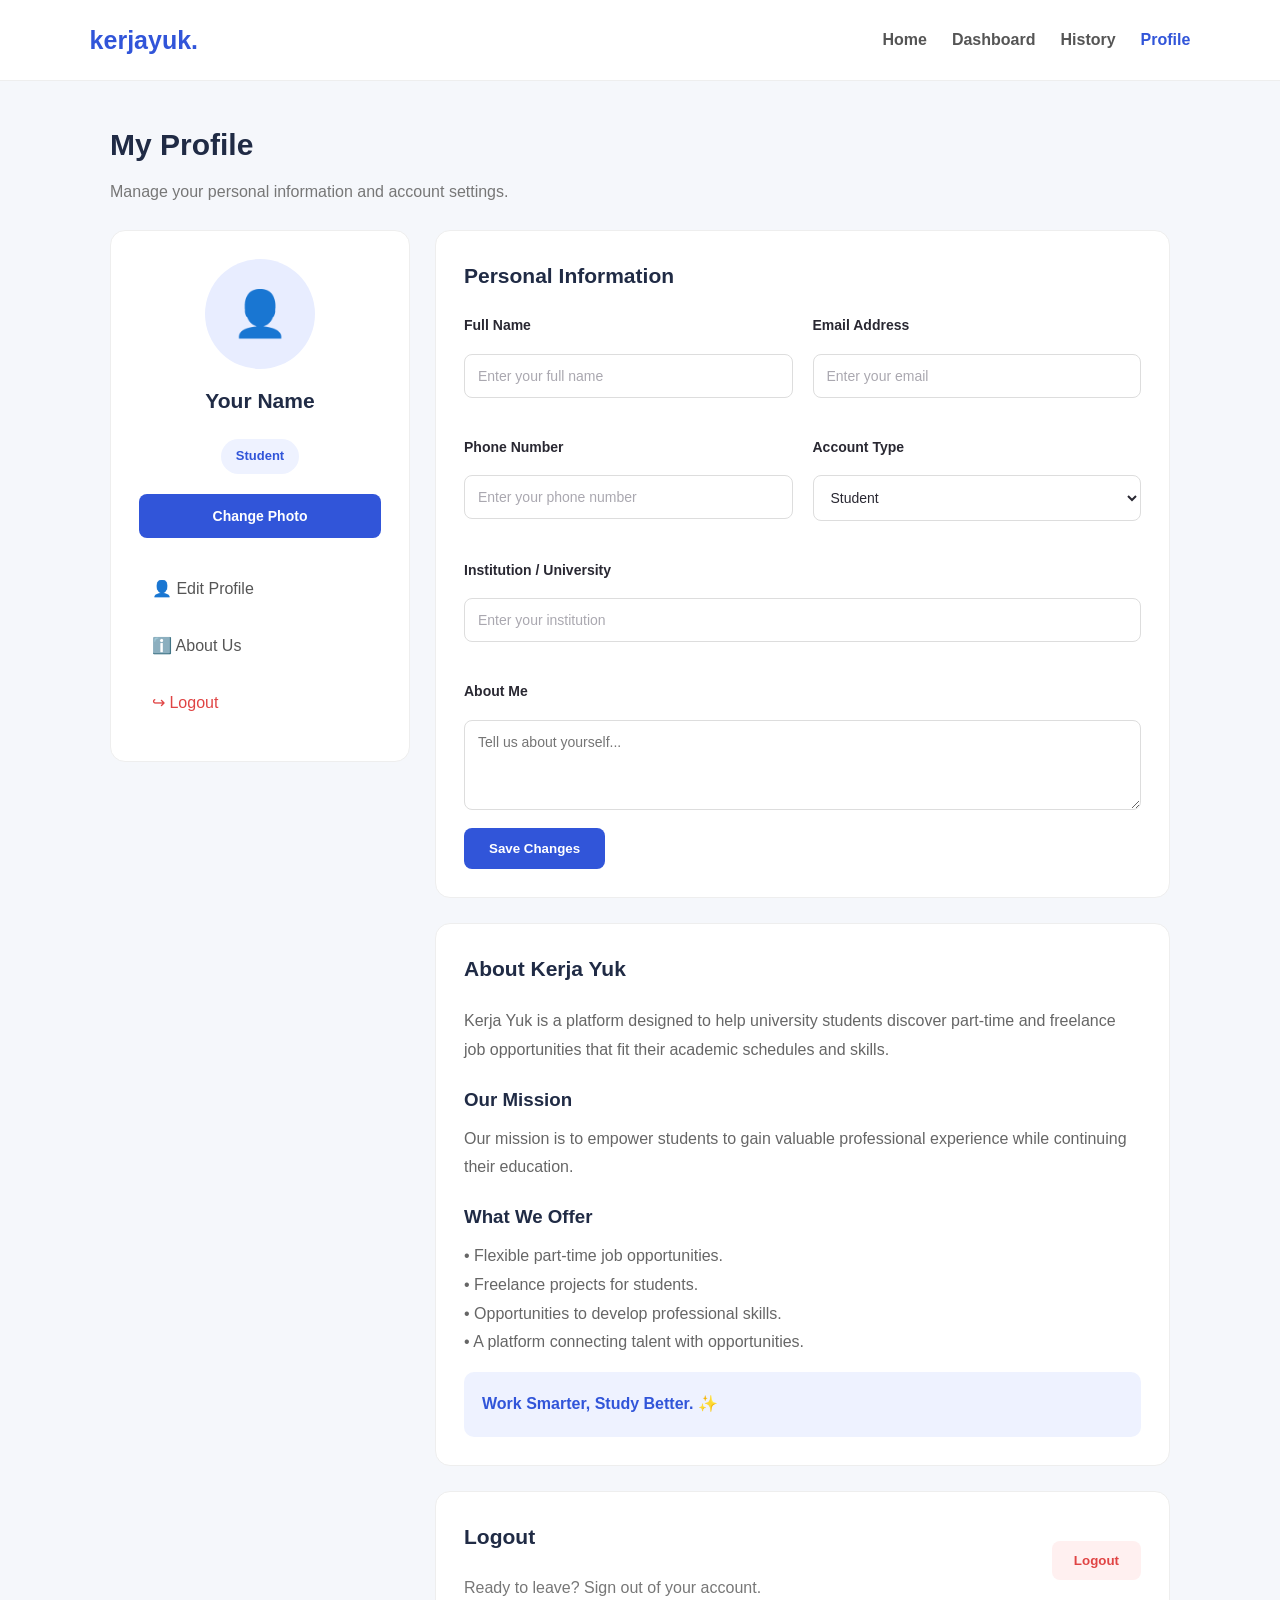
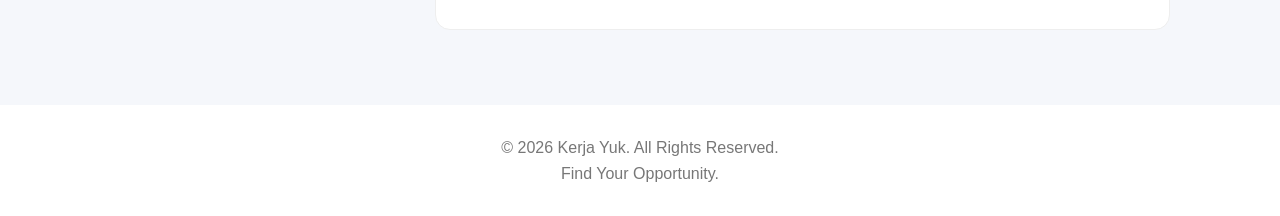
<file: profile.html>
<!DOCTYPE html>
<html lang="id">
<head>
    <meta charset="UTF-8">
    <meta name="viewport" content="width=device-width, initial-scale=1.0">
    <title>My Profile | Kerja Yuk</title>

    <link rel="stylesheet" href="./style.css">

    <style>
        * {
            margin: 0;
            padding: 0;
            box-sizing: border-box;
            font-family: Arial, sans-serif;
        }

        body {
            background: #f5f7fb;
            color: #202b45;
        }

        nav {
            background: white;
            padding: 20px 7%;
            display: flex;
            justify-content: space-between;
            align-items: center;
            border-bottom: 1px solid #eee;
        }

        .logo {
            color: #3155d9;
            font-size: 25px;
            font-weight: bold;
            text-decoration: none;
        }

        .nav-links {
            display: flex;
            gap: 25px;
            align-items: center;
        }

        .nav-links a {
            text-decoration: none;
            color: #555;
            font-weight: 600;
        }

        .nav-links a.active {
            color: #3155d9;
        }

        .container {
            max-width: 1100px;
            margin: 40px auto;
            padding: 0 20px;
        }

        .page-title {
            margin-bottom: 25px;
        }

        .page-title h1 {
            font-size: 30px;
            margin-bottom: 10px;
        }

        .page-title p {
            color: #777;
        }

        .profile-layout {
            display: grid;
            grid-template-columns: 300px 1fr;
            gap: 25px;
        }

        .card {
            background: white;
            border-radius: 15px;
            padding: 28px;
            border: 1px solid #eee;
            margin-bottom: 25px;
        }

        .profile-sidebar {
            text-align: center;
            height: fit-content;
        }

        .profile-photo {
            width: 110px;
            height: 110px;
            background: #e8edff;
            border-radius: 50%;
            display: flex;
            align-items: center;
            justify-content: center;
            margin: 0 auto 15px;
            font-size: 45px;
            color: #3155d9;
            overflow: hidden;
        }

        .profile-photo img {
            width: 100%;
            height: 100%;
            object-fit: cover;
        }

        .profile-sidebar h2 {
            font-size: 21px;
            margin-bottom: 8px;
        }

        .role-badge {
            display: inline-block;
            background: #eef2ff;
            color: #3155d9;
            padding: 7px 15px;
            border-radius: 20px;
            font-size: 13px;
            font-weight: bold;
            margin-bottom: 20px;
        }

        .upload-btn {
            display: block;
            background: #3155d9;
            color: white;
            padding: 11px;
            border-radius: 8px;
            cursor: pointer;
            font-weight: bold;
            font-size: 14px;
        }

        .upload-btn input {
            display: none;
        }

        .profile-menu {
            margin-top: 25px;
            text-align: left;
        }

        .profile-menu a {
            display: block;
            padding: 13px;
            color: #555;
            text-decoration: none;
            border-radius: 8px;
            margin-bottom: 5px;
        }

        .profile-menu a:hover {
            background: #eef2ff;
            color: #3155d9;
        }

        .profile-menu .logout {
            color: #e04444;
        }

        .card h2 {
            font-size: 21px;
            margin-bottom: 22px;
        }

        .form-grid {
            display: grid;
            grid-template-columns: 1fr 1fr;
            gap: 20px;
        }

        .form-group {
            margin-bottom: 18px;
        }

        .form-group.full {
            grid-column: 1 / -1;
        }

        .form-group label {
            display: block;
            margin-bottom: 9px;
            font-weight: bold;
            font-size: 14px;
        }

        .form-group input,
        .form-group select,
        .form-group textarea {
            width: 100%;
            padding: 13px;
            border: 1px solid #ddd;
            border-radius: 8px;
            outline: none;
            font-size: 14px;
        }

        .form-group input:focus,
        .form-group select:focus,
        .form-group textarea:focus {
            border-color: #3155d9;
        }

        .form-group textarea {
            resize: vertical;
            min-height: 90px;
        }

        .save-btn {
            background: #3155d9;
            color: white;
            border: none;
            padding: 13px 25px;
            border-radius: 8px;
            font-weight: bold;
            cursor: pointer;
        }

        .save-btn:hover {
            background: #2444bd;
        }

        .about-section {
            line-height: 1.8;
            color: #666;
        }

        .about-section h3 {
            color: #202b45;
            margin: 18px 0 8px;
        }

        .about-highlight {
            background: #eef2ff;
            border-radius: 10px;
            padding: 18px;
            color: #3155d9;
            margin-top: 15px;
            font-weight: bold;
        }

        .logout-section {
            display: flex;
            justify-content: space-between;
            align-items: center;
            gap: 15px;
        }

        .logout-btn {
            background: #fff0f0;
            color: #e04444;
            border: none;
            padding: 12px 22px;
            border-radius: 8px;
            font-weight: bold;
            cursor: pointer;
        }

        footer {
            background: white;
            padding: 30px;
            text-align: center;
            color: #777;
            margin-top: 50px;
        }

        @media (max-width: 750px) {
            nav {
                flex-direction: column;
                gap: 18px;
            }

            .nav-links {
                flex-wrap: wrap;
                justify-content: center;
                gap: 15px;
            }

            .profile-layout {
                grid-template-columns: 1fr;
            }

            .form-grid {
                grid-template-columns: 1fr;
            }

            .form-group.full {
                grid-column: auto;
            }

            .logout-section {
                flex-direction: column;
                align-items: flex-start;
            }
        }
    </style>
</head>

<body>

    <!-- NAVIGATION -->
    <nav>
        <a href="index.html" class="logo">kerjayuk.</a>

        <div class="nav-links">
            <a href="index.html">Home</a>
            <a href="student.html">Dashboard</a>
            <a href="history.html">History</a>
            <a href="profile.html" class="active">Profile</a>
        </div>
    </nav>

    <main class="container">

        <div class="page-title">
            <h1>My Profile</h1>
            <p>Manage your personal information and account settings.</p>
        </div>

        <div class="profile-layout">

            <!-- PROFILE SIDEBAR -->
            <aside class="card profile-sidebar">

                <div class="profile-photo" id="photoPreview">
                    👤
                </div>

                <h2 id="displayName">Your Name</h2>

                <span class="role-badge" id="displayRole">
                    Student
                </span>

                <label class="upload-btn">
                    Change Photo
                    <input type="file" id="photoInput" accept="image/*">
                </label>

                <div class="profile-menu">
                    <a href="#edit-profile">👤 Edit Profile</a>
                    <a href="#about-us">ℹ️ About Us</a>
                    <a href="#logout" class="logout"
                       onclick="logout()">↪ Logout</a>
                </div>

            </aside>

            <!-- MAIN CONTENT -->
            <div>

                <!-- EDIT PROFILE -->
                <section class="card" id="edit-profile">

                    <h2>Personal Information</h2>

                    <form id="profileForm">

                        <div class="form-grid">

                            <div class="form-group">
                                <label>Full Name</label>
                                <input type="text" id="fullName"
                                       placeholder="Enter your full name"
                                       required>
                            </div>

                            <div class="form-group">
                                <label>Email Address</label>
                                <input type="email" id="email"
                                       placeholder="Enter your email"
                                       required>
                            </div>

                            <div class="form-group">
                                <label>Phone Number</label>
                                <input type="tel" id="phone"
                                       placeholder="Enter your phone number">
                            </div>

                            <div class="form-group">
                                <label>Account Type</label>
                                <select id="role">
                                    <option value="Student">Student</option>
                                    <option value="Lecturer">Lecturer</option>
                                </select>
                            </div>

                            <div class="form-group full">
                                <label>Institution / University</label>
                                <input type="text" id="institution"
                                       placeholder="Enter your institution">
                            </div>

                            <div class="form-group full">
                                <label>About Me</label>
                                <textarea id="bio"
                                    placeholder="Tell us about yourself..."></textarea>
                            </div>

                        </div>

                        <button type="submit" class="save-btn">
                            Save Changes
                        </button>

                    </form>

                </section>

                <!-- ABOUT US -->
                <section class="card" id="about-us">

                    <h2>About Kerja Yuk</h2>

                    <div class="about-section">

                        <p>
                            Kerja Yuk is a platform designed to help
                            university students discover part-time and
                            freelance job opportunities that fit their
                            academic schedules and skills.
                        </p>

                        <h3>Our Mission</h3>

                        <p>
                            Our mission is to empower students to gain
                            valuable professional experience while
                            continuing their education.
                        </p>

                        <h3>What We Offer</h3>

                        <p>
                            • Flexible part-time job opportunities.<br>
                            • Freelance projects for students.<br>
                            • Opportunities to develop professional skills.<br>
                            • A platform connecting talent with opportunities.
                        </p>

                        <div class="about-highlight">
                            Work Smarter, Study Better. ✨
                        </div>

                    </div>

                </section>

                <!-- LOGOUT -->
                <section class="card" id="logout">

                    <div class="logout-section">
                        <div>
                            <h2>Logout</h2>
                            <p style="color:#777">
                                Ready to leave? Sign out of your account.
                            </p>
                        </div>

                        <button class="logout-btn" onclick="logout()">
                            Logout
                        </button>
                    </div>

                </section>

            </div>

        </div>

    </main>

    <footer>
        <p>© 2026 Kerja Yuk. All Rights Reserved.</p>
        <p>Find Your Opportunity.</p>
    </footer>

    <script>
        const profileForm = document.getElementById("profileForm");

        // Load saved profile data
        function loadProfile() {
            const profile = JSON.parse(
                localStorage.getItem("kerjayukProfile") || "{}"
            );

            document.getElementById("fullName").value =
                profile.name || "";

            document.getElementById("email").value =
                profile.email || "";

            document.getElementById("phone").value =
                profile.phone || "";

            document.getElementById("role").value =
                profile.role || "Student";

            document.getElementById("institution").value =
                profile.institution || "";

            document.getElementById("bio").value =
                profile.bio || "";

            document.getElementById("displayName").textContent =
                profile.name || "Your Name";

            document.getElementById("displayRole").textContent =
                profile.role || "Student";

            if (profile.photo) {
                document.getElementById("photoPreview").innerHTML =
                    `<img src="${profile.photo}" alt="Profile Photo">`;
            }
        }

        // Save profile data
        profileForm.addEventListener("submit", function(event) {
            event.preventDefault();

            const oldProfile = JSON.parse(
                localStorage.getItem("kerjayukProfile") || "{}"
            );

            const profile = {
                name: document.getElementById("fullName").value,
                email: document.getElementById("email").value,
                phone: document.getElementById("phone").value,
                role: document.getElementById("role").value,
                institution: document.getElementById("institution").value,
                bio: document.getElementById("bio").value,
                photo: oldProfile.photo || ""
            };

            localStorage.setItem(
                "kerjayukProfile",
                JSON.stringify(profile)
            );

            alert("Profile updated successfully!");

            loadProfile();
        });

        // Change profile photo
        document.getElementById("photoInput")
            .addEventListener("change", function(event) {

                const file = event.target.files[0];

                if (!file) return;

                if (!file.type.startsWith("image/")) {
                    alert("Please select a valid image.");
                    return;
                }

                if (file.size > 2 * 1024 * 1024) {
                    alert("Image size must be less than 2MB.");
                    return;
                }

                const reader = new FileReader();

                reader.onload = function(e) {
                    const profile = JSON.parse(
                        localStorage.getItem("kerjayukProfile") || "{}"
                    );

                    profile.photo = e.target.result;

                    localStorage.setItem(
                        "kerjayukProfile",
                        JSON.stringify(profile)
                    );

                    loadProfile();
                };

                reader.readAsDataURL(file);
            });

        // Logout
        function logout() {
            const confirmation = confirm(
                "Are you sure you want to logout?"
            );

            if (confirmation) {
                window.location.href = "login.html";
            }
        }

        loadProfile();
    </script>

</body>
</html>
</file>
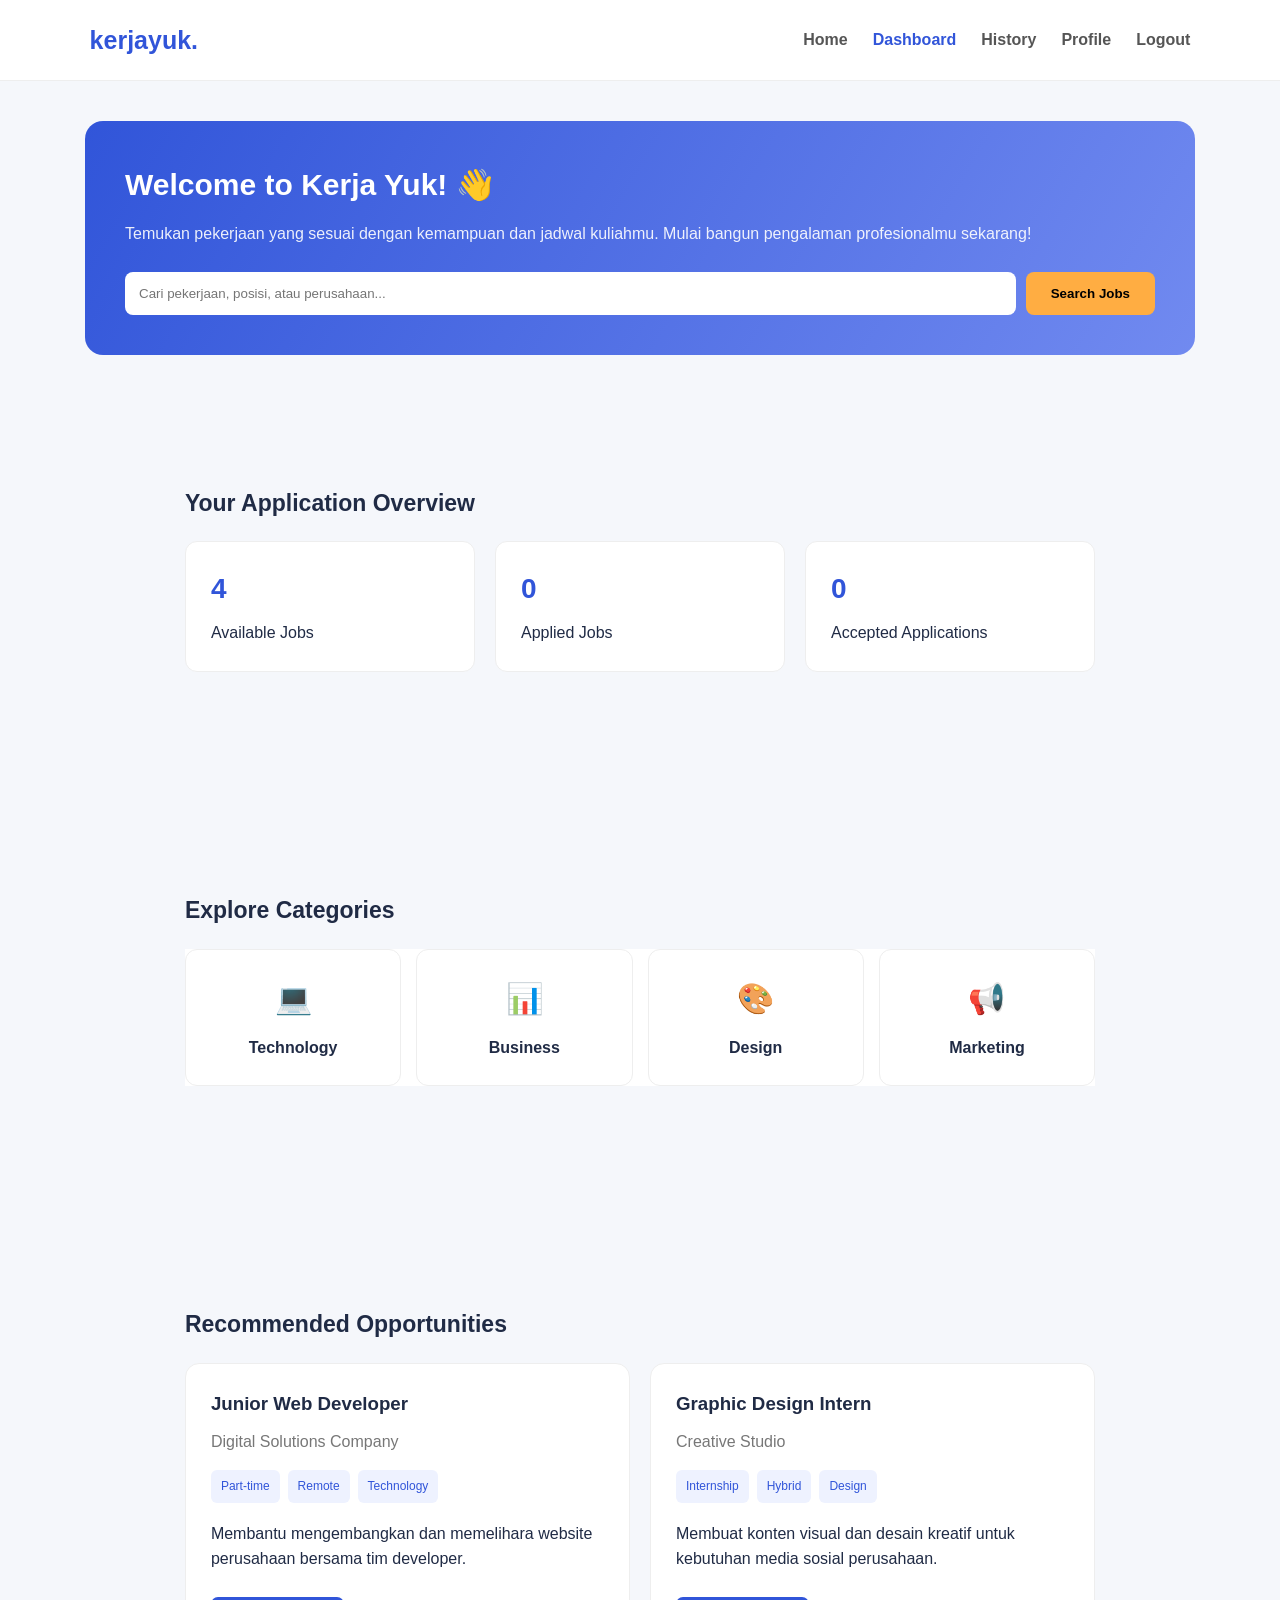
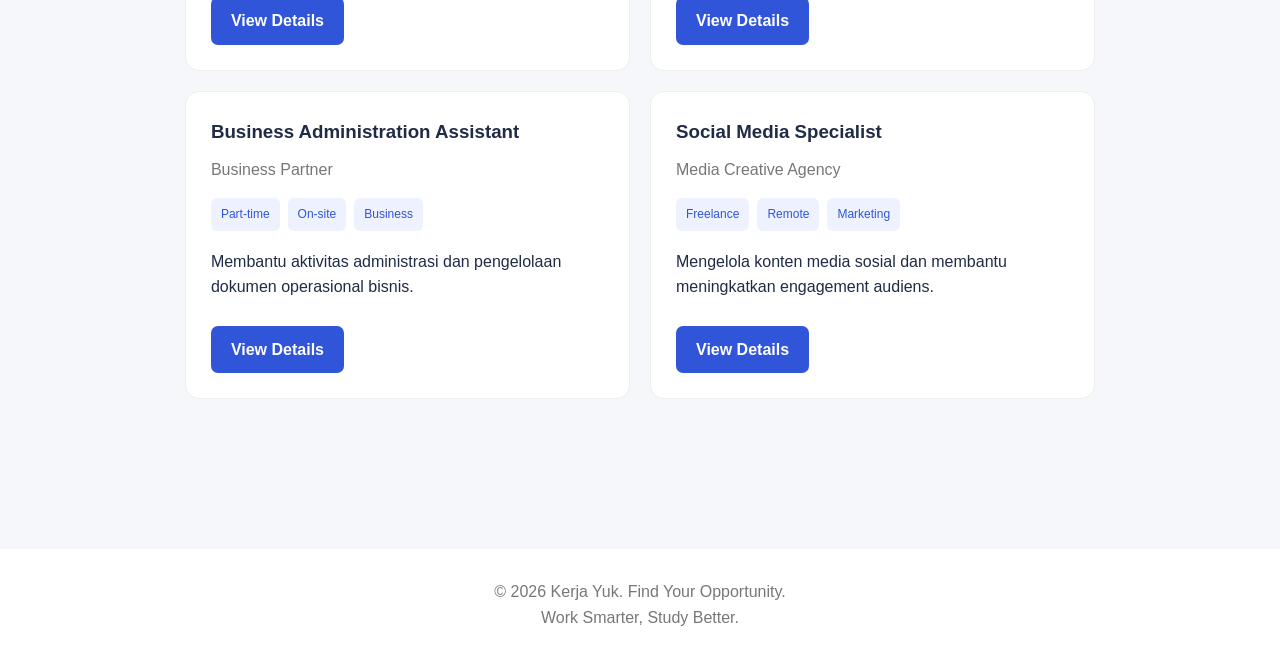
<file: student.html>
<!DOCTYPE html>
<html lang="id">
<head>
    <meta charset="UTF-8">
    <meta name="viewport" content="width=device-width, initial-scale=1.0">
    <title>Student Dashboard | Kerja Yuk</title>

    <link rel="stylesheet" href="./style.css">

    <style>
        * {
            box-sizing: border-box;
            margin: 0;
            padding: 0;
            font-family: Arial, sans-serif;
        }

        body {
            background: #f5f7fb;
            color: #202b45;
        }

        nav {
            background: white;
            padding: 20px 7%;
            display: flex;
            justify-content: space-between;
            align-items: center;
            border-bottom: 1px solid #eee;
        }

        .logo {
            font-size: 25px;
            font-weight: bold;
            color: #3155d9;
            text-decoration: none;
        }

        nav .links {
            display: flex;
            gap: 25px;
        }

        nav a {
            text-decoration: none;
            color: #555;
            font-weight: 600;
        }

        nav a.active {
            color: #3155d9;
        }

        .container {
            max-width: 1150px;
            margin: 40px auto;
            padding: 0 20px;
        }

        .welcome {
            background: linear-gradient(120deg, #3155d9, #718af0);
            color: white;
            padding: 40px;
            border-radius: 18px;
            margin-bottom: 30px;
        }

        .welcome h1 {
            font-size: 30px;
            margin-bottom: 12px;
        }

        .welcome p {
            opacity: 0.9;
            line-height: 1.6;
        }

        .search-box {
            display: flex;
            gap: 10px;
            margin-top: 25px;
        }

        .search-box input {
            flex: 1;
            padding: 14px;
            border: none;
            border-radius: 8px;
            outline: none;
        }

        .search-box button {
            background: #ffad42;
            border: none;
            padding: 14px 25px;
            border-radius: 8px;
            font-weight: bold;
            cursor: pointer;
        }

        .section {
            margin-top: 40px;
        }

        .section h2 {
            margin-bottom: 20px;
            font-size: 23px;
        }

        .categories {
            display: grid;
            grid-template-columns: repeat(4, 1fr);
            gap: 15px;
        }

        .category {
            background: white;
            padding: 25px;
            border-radius: 12px;
            text-align: center;
            font-weight: bold;
            border: 1px solid #eee;
        }

        .category span {
            display: block;
            font-size: 30px;
            margin-bottom: 12px;
        }

        .jobs {
            display: grid;
            grid-template-columns: repeat(2, 1fr);
            gap: 20px;
        }

        .job-card {
            background: white;
            border-radius: 14px;
            padding: 25px;
            border: 1px solid #eee;
            transition: 0.2s;
        }

        .job-card:hover {
            transform: translateY(-4px);
            box-shadow: 0 8px 20px rgba(0,0,0,0.07);
        }

        .job-card h3 {
            margin-bottom: 10px;
        }

        .company {
            color: #777;
            margin-bottom: 15px;
        }

        .job-info {
            display: flex;
            flex-wrap: wrap;
            gap: 8px;
            margin-bottom: 18px;
        }

        .job-info span {
            background: #eef2ff;
            color: #3155d9;
            padding: 7px 10px;
            border-radius: 6px;
            font-size: 12px;
        }

        .apply-btn {
            display: inline-block;
            background: #3155d9;
            color: white;
            padding: 11px 20px;
            border-radius: 7px;
            text-decoration: none;
            font-weight: bold;
        }

        .status-box {
            display: flex;
            gap: 20px;
        }

        .status {
            background: white;
            padding: 25px;
            flex: 1;
            border-radius: 12px;
            border: 1px solid #eee;
        }

        .status h3 {
            font-size: 28px;
            color: #3155d9;
            margin-bottom: 8px;
        }

        footer {
            text-align: center;
            padding: 30px;
            margin-top: 60px;
            background: white;
            color: #777;
        }

        @media (max-width: 700px) {
            nav {
                flex-direction: column;
                gap: 18px;
            }

            nav .links {
                gap: 15px;
                flex-wrap: wrap;
                justify-content: center;
            }

            .categories {
                grid-template-columns: repeat(2, 1fr);
            }

            .jobs {
                grid-template-columns: 1fr;
            }

            .status-box {
                flex-direction: column;
            }

            .welcome {
                padding: 25px;
            }

            .search-box {
                flex-direction: column;
            }
        }
    </style>
</head>

<body>

    <!-- NAVIGATION -->
    <nav>
        <a href="index.html" class="logo">kerjayuk.</a>

        <div class="links">
            <a href="index.html">Home</a>
            <a href="student.html" class="active">Dashboard</a>
            <a href="history.html">History</a>
            <a href="profile.html">Profile</a>
            <a href="login.html">Logout</a>
        </div>
    </nav>

    <main class="container">

        <!-- WELCOME SECTION -->
        <section class="welcome">
            <h1>Welcome to Kerja Yuk! 👋</h1>
            <p>
                Temukan pekerjaan yang sesuai dengan kemampuan dan jadwal
                kuliahmu. Mulai bangun pengalaman profesionalmu sekarang!
            </p>

            <form class="search-box" id="searchForm">
                <input
                    type="text"
                    id="searchInput"
                    placeholder="Cari pekerjaan, posisi, atau perusahaan..."
                >
                <button type="submit">Search Jobs</button>
            </form>
        </section>

        <!-- APPLICATION STATUS -->
        <section class="section">
            <h2>Your Application Overview</h2>

            <div class="status-box">
                <div class="status">
                    <h3 id="totalJobs">0</h3>
                    <p>Available Jobs</p>
                </div>

                <div class="status">
                    <h3>0</h3>
                    <p>Applied Jobs</p>
                </div>

                <div class="status">
                    <h3>0</h3>
                    <p>Accepted Applications</p>
                </div>
            </div>
        </section>

        <!-- CATEGORIES -->
        <section class="section">
            <h2>Explore Categories</h2>

            <div class="categories">
                <div class="category">
                    <span>💻</span>
                    Technology
                </div>

                <div class="category">
                    <span>📊</span>
                    Business
                </div>

                <div class="category">
                    <span>🎨</span>
                    Design
                </div>

                <div class="category">
                    <span>📢</span>
                    Marketing
                </div>
            </div>
        </section>

        <!-- JOB RECOMMENDATIONS -->
        <section class="section">
            <h2>Recommended Opportunities</h2>

            <div class="jobs" id="jobList">

                <article class="job-card" data-category="technology">
                    <h3>Junior Web Developer</h3>
                    <p class="company">Digital Solutions Company</p>

                    <div class="job-info">
                        <span>Part-time</span>
                        <span>Remote</span>
                        <span>Technology</span>
                    </div>

                    <p>
                        Membantu mengembangkan dan memelihara website
                        perusahaan bersama tim developer.
                    </p>

                    <br>
                    <a href="#" class="apply-btn">View Details</a>
                </article>

                <article class="job-card" data-category="design">
                    <h3>Graphic Design Intern</h3>
                    <p class="company">Creative Studio</p>

                    <div class="job-info">
                        <span>Internship</span>
                        <span>Hybrid</span>
                        <span>Design</span>
                    </div>

                    <p>
                        Membuat konten visual dan desain kreatif
                        untuk kebutuhan media sosial perusahaan.
                    </p>

                    <br>
                    <a href="#" class="apply-btn">View Details</a>
                </article>

                <article class="job-card" data-category="business">
                    <h3>Business Administration Assistant</h3>
                    <p class="company">Business Partner</p>

                    <div class="job-info">
                        <span>Part-time</span>
                        <span>On-site</span>
                        <span>Business</span>
                    </div>

                    <p>
                        Membantu aktivitas administrasi dan
                        pengelolaan dokumen operasional bisnis.
                    </p>

                    <br>
                    <a href="#" class="apply-btn">View Details</a>
                </article>

                <article class="job-card" data-category="marketing">
                    <h3>Social Media Specialist</h3>
                    <p class="company">Media Creative Agency</p>

                    <div class="job-info">
                        <span>Freelance</span>
                        <span>Remote</span>
                        <span>Marketing</span>
                    </div>

                    <p>
                        Mengelola konten media sosial dan membantu
                        meningkatkan engagement audiens.
                    </p>

                    <br>
                    <a href="#" class="apply-btn">View Details</a>
                </article>

            </div>
        </section>

    </main>

    <footer>
        <p>© 2026 Kerja Yuk. Find Your Opportunity.</p>
        <p>Work Smarter, Study Better.</p>
    </footer>

    <script>
        const searchForm = document.getElementById("searchForm");
        const searchInput = document.getElementById("searchInput");
        const jobCards = document.querySelectorAll(".job-card");

        document.getElementById("totalJobs").textContent =
            jobCards.length;

        searchForm.addEventListener("submit", function(event) {
            event.preventDefault();

            const keyword = searchInput.value.toLowerCase();

            jobCards.forEach(function(card) {
                const content = card.textContent.toLowerCase();

                card.style.display = content.includes(keyword)
                    ? "block"
                    : "none";
            });
        });
    </script>

</body>
</html>
</file>
<file: style.css>
/* =========================
   GLOBAL STYLE
========================= */

@import url('https://fonts.googleapis.com/css2?family=DM+Sans:wght@400;500;600;700;800&display=swap');

:root {
    --white: #FFFFFF;
    --gray: #F3F3F5;
    --purple: #CDB9F4;
    --purple-hover: #B69AE8;
    --dark: #292832;
    --text-gray: #85838D;
    --border: #E9E8ED;
}

* {
    margin: 0;
    padding: 0;
    box-sizing: border-box;
}

html {
    scroll-behavior: smooth;
}

body {
    font-family: 'DM Sans', sans-serif;
    background: var(--white);
    color: var(--dark);
    line-height: 1.6;
}

a {
    text-decoration: none;
    color: inherit;
}


/* =========================
   BUTTON
========================= */

.btn {
    display: inline-flex;
    align-items: center;
    justify-content: center;
    padding: 12px 23px;
    border-radius: 10px;
    font-size: 14px;
    font-weight: 700;
    transition: 0.3s;
}

.btn-primary {
    background: var(--purple);
    color: var(--dark);
}

.btn-primary:hover {
    background: var(--purple-hover);
    transform: translateY(-2px);
}

.btn-outline {
    background: var(--white);
    border: 1px solid var(--border);
    color: var(--dark);
}

.btn-outline:hover {
    background: var(--gray);
}


/* =========================
   NAVBAR
========================= */

.navbar {
    width: 100%;
    height: 85px;
    padding: 0 8%;
    display: flex;
    justify-content: space-between;
    align-items: center;
    background: var(--white);
    border-bottom: 1px solid var(--border);
}

.brand {
    font-size: 27px;
    font-weight: 800;
    letter-spacing: -1px;
}

.brand span,
.footer-brand span {
    color: #A98DDB;
}

.nav-menu {
    display: flex;
    gap: 35px;
}

.nav-menu a {
    font-size: 14px;
    color: var(--text-gray);
    transition: 0.2s;
}

.nav-menu a:hover {
    color: #9678C9;
}

.nav-buttons {
    display: flex;
    gap: 12px;
}


/* =========================
   HERO SECTION
========================= */

.hero {
    min-height: 600px;
    padding: 80px 9%;
    display: grid;
    grid-template-columns: 1fr 1fr;
    align-items: center;
    gap: 50px;
    background: linear-gradient(
        120deg,
        #FFFFFF 55%,
        #F8F5FD
    );
}

.hero-content {
    max-width: 600px;
}

.eyebrow {
    color: #9678C9;
    font-size: 12px;
    font-weight: 800;
    letter-spacing: 2px;
}

.hero h1 {
    font-size: 58px;
    line-height: 1.15;
    letter-spacing: -2px;
    margin: 20px 0;
}

.hero h1 span {
    display: block;
    color: #A98DDB;
}

.hero-content p {
    color: var(--text-gray);
    font-size: 16px;
    max-width: 500px;
    margin-bottom: 30px;
}

.hero-buttons {
    display: flex;
    gap: 14px;
}


/* HERO DECORATION */

.hero-visual {
    min-height: 380px;
    display: flex;
    justify-content: center;
    align-items: center;
    position: relative;
}

.hero-card {
    position: relative;
    z-index: 2;
    width: 340px;
    padding: 35px;
    background: white;
    border: 1px solid #F0ECF7;
    border-radius: 25px;
    box-shadow: 0 20px 60px rgba(45, 38, 65, 0.09);
    transform: rotate(-3deg);
}

.hero-icon {
    font-size: 45px;
    margin-bottom: 15px;
}

.hero-card h3 {
    font-size: 23px;
    margin-bottom: 8px;
}

.hero-card p {
    font-size: 14px;
    color: var(--text-gray);
    margin-bottom: 20px;
}

.hero-tag {
    display: inline-block;
    padding: 9px 14px;
    border-radius: 20px;
    background: #F3EDFC;
    color: #8066B2;
    font-size: 12px;
    font-weight: 700;
}

.circle {
    position: absolute;
    border-radius: 50%;
    background: #EDE4FB;
}

.circle-one {
    width: 260px;
    height: 260px;
    top: 20px;
    right: 20px;
}

.circle-two {
    width: 100px;
    height: 100px;
    bottom: 20px;
    left: 15px;
    background: #FDE9F1;
}


/* =========================
   SECTION GENERAL
========================= */

.section {
    padding: 90px 9%;
}


/* =========================
   ABOUT SECTION
========================= */

.about {
    display: grid;
    grid-template-columns: 1fr 1fr;
    align-items: center;
    gap: 70px;
    background: var(--gray);
}

.about-image {
    min-height: 320px;
    display: flex;
    align-items: center;
    justify-content: center;
    position: relative;
    background: #EAE1F9;
    border-radius: 25px;
    overflow: hidden;
}

.about-decoration {
    position: absolute;
    top: 15px;
    right: 30px;
    font-size: 90px;
    color: #B69AE8;
}

.about-card {
    position: relative;
    z-index: 1;
    width: 75%;
    padding: 30px;
    background: white;
    border-radius: 18px;
    box-shadow: 0 15px 40px rgba(45, 38, 65, 0.08);
}

.about-card span {
    color: #9678C9;
    font-weight: 800;
}

.about-card h3 {
    margin: 12px 0;
    font-size: 23px;
}

.about-card p {
    color: var(--text-gray);
    font-size: 14px;
}

.about-content h2 {
    font-size: 37px;
    line-height: 1.2;
    margin: 18px 0;
}

.about-content h2 span {
    color: #A98DDB;
}

.about-content p {
    color: var(--text-gray);
    margin-bottom: 25px;
    font-size: 15px;
}


/* =========================
   CATEGORIES SECTION
========================= */

.categories {
    background: white;
}

.section-heading {
    text-align: center;
    margin-bottom: 45px;
}

.section-heading h2 {
    font-size: 36px;
    margin: 12px 0;
}

.section-heading p {
    color: var(--text-gray);
}

.category-container {
    display: grid;
    grid-template-columns: repeat(2, 1fr);
    gap: 25px;
    max-width: 900px;
    margin: auto;
}

.category-card {
    padding: 35px;
    border: 1px solid var(--border);
    border-radius: 20px;
    transition: 0.3s;
    background: white;
}

.category-card:hover {
    transform: translateY(-6px);
    box-shadow: 0 15px 40px rgba(45, 38, 65, 0.08);
    border-color: var(--purple);
}

.category-icon {
    width: 55px;
    height: 55px;
    display: flex;
    align-items: center;
    justify-content: center;
    background: #F3EDFC;
    border-radius: 15px;
    font-size: 26px;
    margin-bottom: 20px;
}

.category-card h3 {
    font-size: 21px;
    margin-bottom: 10px;
}

.category-card p {
    color: var(--text-gray);
    font-size: 14px;
    margin-bottom: 22px;
}

.category-card a {
    color: #9678C9;
    font-weight: 700;
    font-size: 14px;
}


/* =========================
   FOOTER
========================= */

.footer {
    padding: 45px 9%;
    background: #FAFAFB;
    border-top: 1px solid var(--border);
    text-align: center;
}

.footer-brand {
    font-size: 26px;
    font-weight: 800;
    margin-bottom: 10px;
}

.footer p {
    color: var(--text-gray);
    margin-bottom: 15px;
    font-size: 14px;
}

.footer small {
    color: var(--text-gray);
    font-size: 12px;
}


/* =========================
   RESPONSIVE DESIGN
========================= */

@media (max-width: 850px) {

    .navbar {
        padding: 0 5%;
    }

    .nav-menu {
        gap: 15px;
    }

    .hero {
        grid-template-columns: 1fr;
        padding: 65px 7%;
    }

    .hero-visual {
        min-height: 300px;
    }

    .about {
        grid-template-columns: 1fr;
    }
}

@media (max-width: 600px) {

    .navbar {
        height: auto;
        min-height: 75px;
        flex-wrap: wrap;
        padding: 15px 5%;
    }

    .nav-menu {
        display: none;
    }

    .nav-buttons .btn {
        padding: 9px 12px;
        font-size: 12px;
    }

    .hero h1 {
        font-size: 43px;
    }

    .hero-buttons {
        flex-wrap: wrap;
    }

    .section {
        padding: 65px 7%;
    }

    .about-content h2,
    .section-heading h2 {
        font-size: 29px;
    }

    .category-container {
        grid-template-columns: 1fr;
    }

    .hero-card {
        width: 90%;
    }
}


/* =========================
   LOGIN & REGISTER PAGE
========================= */

.auth-page {
    min-height: 100vh;
    background: var(--gray);
}

.auth-container {
    min-height: calc(100vh - 80px);
    display: flex;
    justify-content: center;
    align-items: center;
    padding: 50px 20px;
}

.auth-card {
    width: 100%;
    max-width: 440px;
    background: var(--white);
    padding: 40px;
    border-radius: 18px;
    box-shadow: 0 8px 30px rgba(41, 40, 50, 0.06);
}

.register-card {
    max-width: 480px;
}

.auth-heading {
    text-align: center;
    margin-bottom: 30px;
}

.auth-label {
    color: var(--purple-hover);
    font-size: 12px;
    font-weight: 700;
    letter-spacing: 2px;
    margin-bottom: 12px;
}

.auth-heading h1 {
    color: var(--dark);
    font-size: 30px;
    margin-bottom: 10px;
}

.auth-heading > p:last-child {
    color: var(--text-gray);
    font-size: 14px;
    line-height: 1.6;
}

.auth-form {
    display: flex;
    flex-direction: column;
    gap: 20px;
}

.form-group {
    display: flex;
    flex-direction: column;
    gap: 8px;
}

.form-group label {
    color: var(--dark);
    font-size: 14px;
    font-weight: 600;
}

.form-group input,
.form-group select {
    width: 100%;
    padding: 13px 14px;
    border: 1px solid var(--border);
    border-radius: 9px;
    outline: none;
    background: var(--white);
    color: var(--dark);
    font-family: inherit;
    font-size: 14px;
}

.form-group input:focus,
.form-group select:focus {
    border-color: var(--purple-hover);
}

.form-group input::placeholder {
    color: #aaa8b0;
}

.auth-submit {
    width: 100%;
    padding: 14px;
    border: none;
    border-radius: 9px;
    background: var(--purple);
    color: var(--dark);
    font-size: 15px;
    font-weight: 700;
    cursor: pointer;
    transition: 0.3s;
}

.auth-submit:hover {
    background: var(--purple-hover);
}

.auth-switch {
    margin-top: 25px;
    text-align: center;
    color: var(--text-gray);
    font-size: 14px;
}

.auth-switch a {
    color: var(--dark);
    font-weight: 700;
    text-decoration: none;
}

.auth-switch a:hover {
    color: var(--purple-hover);
}

.back-home {
    display: block;
    margin-top: 22px;
    text-align: center;
    color: var(--text-gray);
    font-size: 13px;
    text-decoration: none;
}

.back-home:hover {
    color: var(--dark);
}

/* Responsive */
@media (max-width: 480px) {
    .auth-card {
        padding: 28px 22px;
    }

    .auth-heading h1 {
        font-size: 25px;
    }

    .auth-container {
        padding: 30px 15px;
    }
}
</file>
